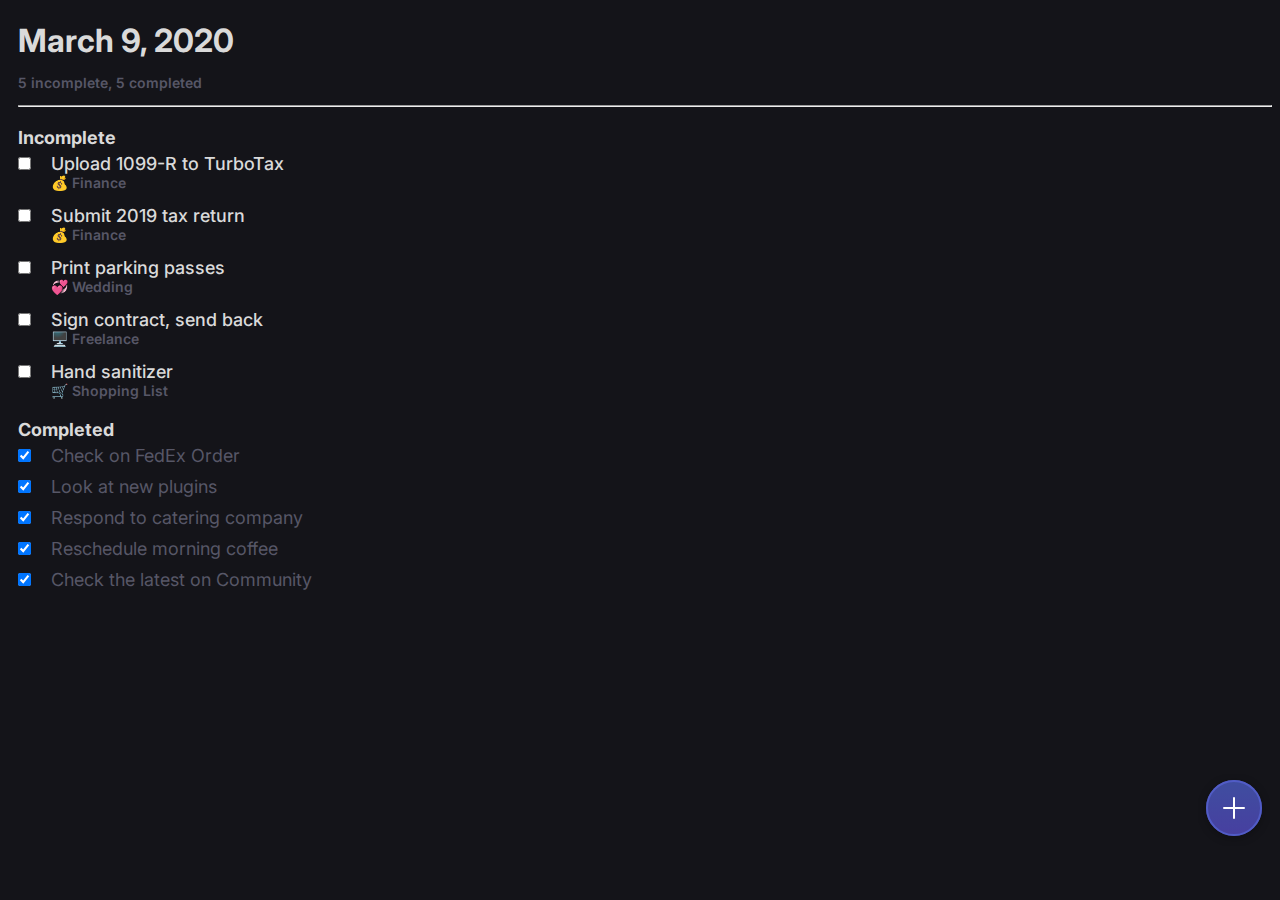
<file: corn/index.html>
<!doctype html>

<html lang="en">

<head>
  <meta charset="utf-8">
  <title>Todo App</title>
  <link rel="stylesheet" href="styles.css" />
  <link rel="preconnect" href="https://fonts.gstatic.com">
  <link href="https://fonts.googleapis.com/css2?family=Inter:wght@500;600;700&display=swap" rel="stylesheet">
  <!-- If you uncomment the following line the design MUST be dark -->
  <link rel="stylesheet" href="styles.black.css">
</head>

<body>
  <header>
    <h1>
      <time datetime="2020-03-09">March 9, 2020</time>
    </h1>
    <p class="subtittle">5 incomplete, 5 completed</p>
  </header>
  <hr />
  <main>
    <section>
      <h2>Incomplete</h2>
      <ul class="incomplete_list">
        <li>
          <input type="checkbox">Upload 1099-R to TurboTax
          <p>💰 Finance</p>
        </li>
        <li>
          <input type="checkbox">Submit 2019 tax return
          <p>💰 Finance</p>
        </li>
        <li>
          <input type="checkbox">Print parking passes
          <p>💞 Wedding</p>
        </li>
        <li>
          <input type="checkbox">Sign contract, send back
          <p>🖥️ Freelance</p>
        </li>
        <li>
          <input type="checkbox">Hand sanitizer
          <p>🛒 Shopping List</p>
        </li>
      </ul>
    </section>
    <section>
      <h2>Completed</h2>
      <ul class="complete_list">
        <li>
          <label>
            <input type="checkbox" checked>Check on FedEx Order
          </label>
        </li>
        <li>
          <label>
            <input type="checkbox" checked>Look at new plugins
          </label>
        </li>
        <li>
          <label>
            <input type="checkbox" checked>Respond to catering company
          </label>
        </li>
        <li>
          <label>
            <input type="checkbox" checked>Reschedule morning coffee
          </label>
        </li>
        <li>
          <label>
            <input type="checkbox" checked>Check the latest on Community
          </label>
        </li>
      </ul>
    </section>
    <a href="#">
      <img src="./img/AddTask.svg" alt="add task">
    </a>
  </main>
</body>

</html>
</file>
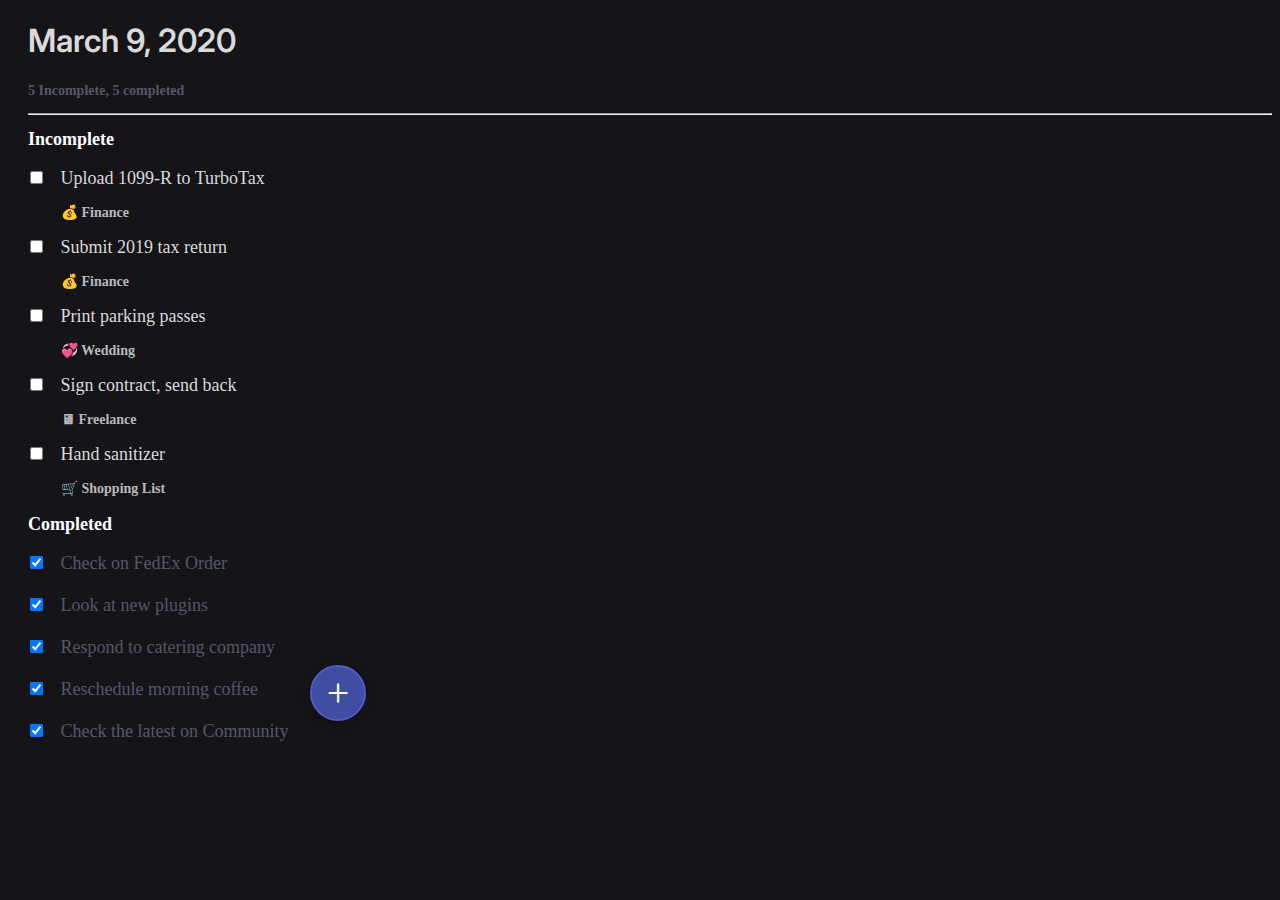
<file: juri/index.html>
<!doctype html>

<html lang="en">

<head>
  <meta charset="utf-8">
  <title>Todo App</title>
  <link rel="stylesheet" href="styles.css"/> 
  <!-- If you uncomment the following line the design MUST be dark -->
   <link rel="stylesheet" href="styles.black.css"/> 
  <link rel="preconnect" href="https://fonts.gstatic.com">
<link href="https://fonts.googleapis.com/css2?family=Inter:wght@500;600&display=swap" rel="stylesheet">
</head>

<body>
  <header>
   <h1>
      <time datetime="2020-03-09 9:41">March 9, 2020</time>
   </h1>
   <p class="subtitle">5 Incomplete, 5 completed</p>
    </header>
  <hr/>
  <main>
    <section>
    
     <h2>Incomplete</h2>
      <ul class="ul_incomplite">
         <li>
            <input type="checkbox" name="upload" id="upload">
            <label for="upload">Upload 1099-R to TurboTax</label>
            <p>&#x1F4B0 Finance </p>
         </li>
            <input type="checkbox" name="submit" id="submit">
            <label for="submit">Submit 2019 tax return</label>
            <p>&#x1F4B0 Finance</p>
         </li>
         <li> 
            <input type="checkbox" name="print" id="print">
            <label for="print">Print parking passes</label>
            <p>&#x1F49E Wedding</p>
         </li>
         <li> 
            <input type="checkbox" name="sign" id="sign">
            <label for="sign">Sign contract, send back</label>
            <p>&#x1F5A5 Freelance</p>
         </li>
         <li> 
            <input type="checkbox" name="hand" id="hand">
            <label for="hand">Hand sanitizer</label>
            <p>&#x1F6D2 Shopping List </p>
         </li>
      </ul>
    </section>
    <section>
     <h2>Completed</h2>
     <ul class="ul_completed">
       <li>
          <input type="checkbox" name="check" id="check" checked> 
          <label for="check">Check on FedEx Order</label>
       </li>
       <li>
          <p>
          <input type="checkbox" name="look" id="look"checked>
          <label for="look">Look at new plugins</label>
          </p>
       </li>
       <li>
          <input type="checkbox" name="respont" id="respont" checked>
          <label for="respont">Respond to catering company</label>
       </li>
       <li>
          <p>
          <input type="checkbox" name="reschedule" id="reschedule" checked>
          <label for="reschedule">Reschedule morning coffee</label>
          </p>
       </li>
       <li>
          <input type="checkbox" name="checkthe"  id="checkthe" checked>
          <label for="checkthe">Check the latest on Community</label>
       </li>
     </ul>
    </section>
    <button type="button">
       <div class="plus">+</div>
    </button>
  </main>
  
</body>
</html>
</file>
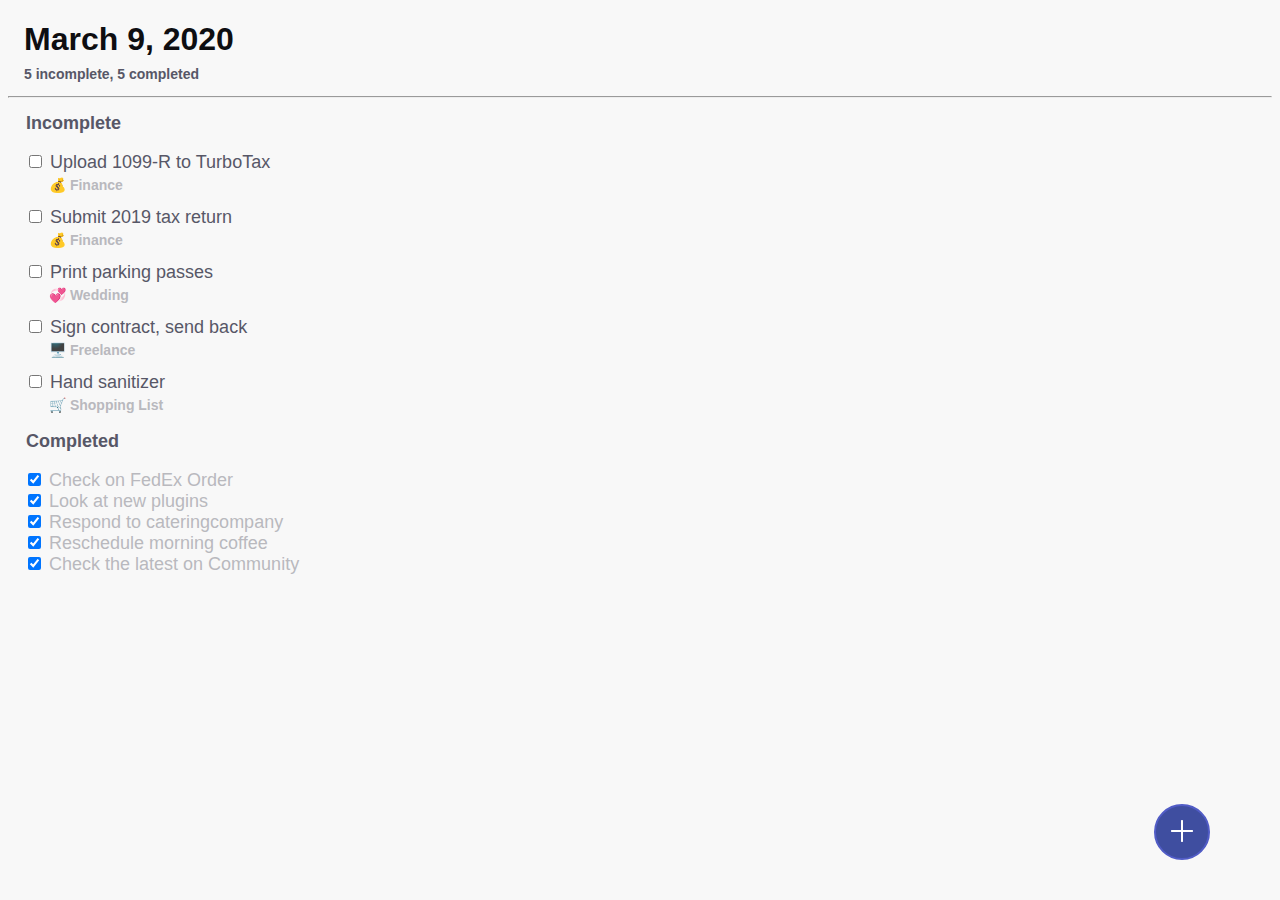
<file: nata/index.html>
<!DOCTYPE html>
<html lang="en">
  <head>
    <meta charset="utf-8" />
    <title>Todo App</title>
    <link rel="stylesheet" href="styles.css" />
    <!-- If you uncomment the following line the design MUST be dark -->
    <!--link rel="stylesheet" href="styles.black.css"-->
  </head>
  <body>
    <header>
      <h1>
        <time datetime="2020-03-09">March 9, 2020</time>
      </h1>
      <p>5 incomplete, 5 completed</p>
    </header>
    <hr />
    <main>
      <section>
        <h2>Incomplete</h2>
        <ul class="incomplete">
          <li>
            <input type="checkbox" />
            <label>Upload 1099-R to TurboTax</label>
            <p>💰 Finance</p>
          </li>
          <li>
            <input type="checkbox" />
            <label>Submit 2019 tax return</label>
            <p>💰 Finance</p>
          </li>
          <li>
            <input type="checkbox" />
            <label>Print parking passes</label>
            <p>💞 Wedding</p>
          </li>
          <li>
            <input type="checkbox" />
            <label>Sign contract, send back</label>
            <p>🖥️ Freelance</p>
          </li>
          <li>
            <input type="checkbox" />
            <label>Hand sanitizer</label>
            <p>🛒 Shopping List</p>
          </li>
        </ul>
      </section>
      <section>
        <h2>Completed</h2>
        <ul class="completed">
          <li>
            <input type="checkbox" checked="checked" />
            <label>Check on FedEx Order</label>
          </li>
          <li>
            <input type="checkbox" checked="checked" />
            <label>Look at new plugins</label>
          </li>
          <li>
            <input type="checkbox" checked="checked" />
            <label>Respond to cateringcompany</label>
          </li>
          <li>
            <input type="checkbox" checked="checked" />
            <label>Reschedule morning coffee</label>
          </li>
          <li>
            <input type="checkbox" checked="checked" />
            <label>Check the latest on Community</label>
          </li>
        </ul>
      </section>
      <button type="button"><img src="./plus.png"></button>
    </main>
  </body>
</html>
</file>
<file: corn/styles.css>
:root {
  --font-family: "Inter", sans-serif;
  --subtittleLi-subtittle-color: #575767;
  --background-color: #f8f8f8;
  --hr-color: #d0d0d0;
  --color-subtitle-li: var(--subtittleLi-subtittle-color);
  --font-color-h1: #0e0e11;
  --subtittle-color: var(--subtittleLi-subtittle-color);
  --font-size-html: 18px;
  --font-size-p: 14px;
  --font-size-h1: 32px;
  --font-weight-h1-h2: 700;
  --font-weight-p: 600;
  --font-weight-li: 500;
  --color-p-label: #b9b9be;
  --margin-left-html: 10px;
  --margin-top-ul: 5px;
  --margin-bottom-h1: 0;
  --margin-left-li-p: 33px;
  --margin-top-li-p: 0px;
  --padding-inline-start-ul: 0px;
  --margin-right-input: 20px;
  --margin-left-input: 0;
  --margin-bottom-h2: 0;
  --margin-top-h2: 20px;
  --padding-bottom-ul-complete_list-li: 10px;
}

li > p,
li > label {
  color: var(--color-p-label);
}

html {
  font-family: var(--font-family);
  background-color: var(--background-color);
  margin-left: var(--margin-left-html);
}

label {
  font-size: var(--font-size-html);
}

ul {
  list-style-type: none;
  margin-top: var(--margin-top-ul);
}

hr {
  color: var(--hr-color);
}

h2,
ul.incomplete_list > li {
  color: var(--color-subtitle-li);
  font-size: var(--font-size-html);
}

ul.incomplete_list > li {
  font-weight: var(--font-weight-li);
}

h1 {
  color: var(--font-color-h1);
  font-size: var(--font-size-h1);
  margin-bottom: var(--margin-bottom-h1);
}

.subtittle {
  color: var(--subtittle-color);
}

.subtittle,
p {
  font-size: var(--font-size-p);
  font-weight: var(--font-weight-p);
}

h1,
h2 {
  font-weight: var(--font-weight-h1-h2);
}

a {
  position: absolute;
  right: 10px;
  bottom: 50px;
}

li > p {
  margin-left: var(--margin-left-li-p);
  margin-top: var(--margin-top-li-p);
}

ul {
  padding-inline-start: var(--padding-inline-start-ul);
}

input {
  margin-right: var(--margin-right-input);
  margin-left: var(--margin-left-input);
}

h2 {
  margin-bottom: var(--margin-bottom-h2);
  margin-top: var(--margin-top-h2);
}

ul.complete_list > li {
  padding-bottom: var(--padding-bottom-ul-complete_list-li);
}
</file>
<file: corn/styles.black.css>
@import url('styles.css');
:root{
    --h1-subtittleLi-color:#DADADA;
    --hr-p-label-color:#575767;
    --background-color:#141419;
    --font-color-h1:var(--h1-subtittleLi-color);
    --hr-color:var(--hr-p-label-color);
    --color-subtitle-li:var(--h1-subtittleLi-color);
    --color-p-label:var(--hr-p-label-color);
}
</file>
<file: juri/styles.css>
html{
  box-sizing: border-box;
  position: relative; 
  margin-left: 10px;
  
}

:root{
  --background-color:#F8F8F8;
  --h1-color: #515CC6;
  --h2-color: #575767;
  --hr-color:#D0D0D0;
  --top-color:#575767;
}


body {
  background-color: var(--background-color);
}

.subtitle {
  font-weight: 600;
  font-size: 14px;
  line-height: 17px;
  color: #575767;
  margin-left: 10px;
}

h1 {
  
  font-family:'Inter', sans-serif;
  font-weight: 600;
  font-size: 32px;
  color: var(--h1-color);
  margin-left: 10px;

}
h2 {
  
  font-size: 18px;
  line-height: 18px;
  color:var(--h2-color);
  margin-left: 10px;
}
hr {
color: var(--hr-color);
margin-left: 10px; 
}

.ul_incomplite {
  
  font-weight: 500;
  font-size: 18px;
  line-height: 24px; 
  color:var(--top-color);
  padding-left: 8px;
}

.ul_completed {
  
  font-weight: 500;
  font-size: 18px;
  line-height: 24px;
  color:  #575767; 
  padding-left: 8px;
}

li {
  list-style-type: none;
}

 .ul_incomplite p{
  
  font-weight: 600;
  font-size: 14px;
  line-height: 17px;
  color: #B9B9BE;
  padding-left: 35px;
}
label{
   padding-left: 10px;
}


button{
  position: absolute;
  left: 300px;
  bottom: 40px;
  width: 56px;
  height: 56px;
  border-radius: 50%;
  background-color: #3F4EA0;
  border: 2px solid #515CC6;
  box-shadow: 0px 2px 8px rgba(0, 0, 0, 0.25);
}
button:hover{
 cursor: pointer;
}
button:active {
  transform: translateY(1px);
  background-color: #2104a1;
}
.plus {
  font-family: 'Times New Roman', Times, serif;
  font-style: normal;
  color: #FFFFFF;
  font-size: 300%;
  font-weight: 100;
  text-align: center;
}
</file>
<file: juri/styles.black.css>
@import url("styles.css");

:root {
  --background-color: #141419;
  --h1-color: #dadada;
  --h2-color: #FFFFFF; 
  --hr-color:#575767;
  --top-color:#DADADA;
 }
</file>
<file: nata/styles.css>
:root {
  --main-font-family: "Inter", "Roboto", sans-serif;
  --background-color: #f8f8f8;
  --h1-color: #0e0e11;
  --h1h2font-weight: bold;
  --h1font-size: 32px;
  --h2font-size: 18px;
  --pfont-size: 14px;
  --first-color: #575767;
  --second-color: #b9b9be;
  --h2-color: var(--first-color);
  --incomlete-color: var(--first-color);
  --classfont-weight: 500;
  --pfont-weight: 600;
  --padding-lefth1pcompleted: 16px;
  --padding-leftincomleted: 17px;
  --pading-lefth2: 18px;
  --margin-tophtml: 0px;
}
html {
  font-family: var(--main-font-family);
  background-color: var(--background-color);
  margin-left: var(--margin-tophtml);
}
ul {
  list-style-type: none;
}

h1 {
  color: var(--h1-color);
  font-weight: var(--h1h2font-weight);
  font-size: var(--h1font-size);
  padding-left: var(--padding-lefth1pcompleted);
  margin-bottom: 8px;
}

h1 + p {
  color: var(--first-color);
  font-weight: var(--pfont-weight);
  font-size: var(--pfont-size);
  padding-left: var(--padding-lefth1pcompleted);
}

h2 {
  color: var(--h2-color);
  font-weight: var(--h1h2font-weight);
  font-size: var(--h2font-size);
  padding-left: var(--pading-lefth2);
}

.incomplete {
  color: var(--incomlete-color);
  font-weight: var(--classfont-weight);
  font-size: var(--h2font-size);
  padding-left: var(--padding-leftincomleted);
}

p {
  color: var(--second-color);
  font-weight: var(--pfont-weight);
  font-size: var(--pfont-size);
  margin-top: 4px;
  padding-left: 24px;
}

.completed {
  color: var(--second-color);
  font-weight: var(--classfont-weight);
  font-size: var(--h2font-size);
  padding-left: var(--padding-lefth1pcompleted);
}
button {
  position: absolute;
  right: 70px;
  bottom: 40px;
  height: 56px;
  width: 56px;
  border-radius: 50%;
  background-color: #3f4ea0;
  border: 2px solid #515cc6;
}

button:hover {
  cursor: pointer;
}

button:active {
  background-color: #2104a1;
 transform: translateY(4px);
}
</file>
